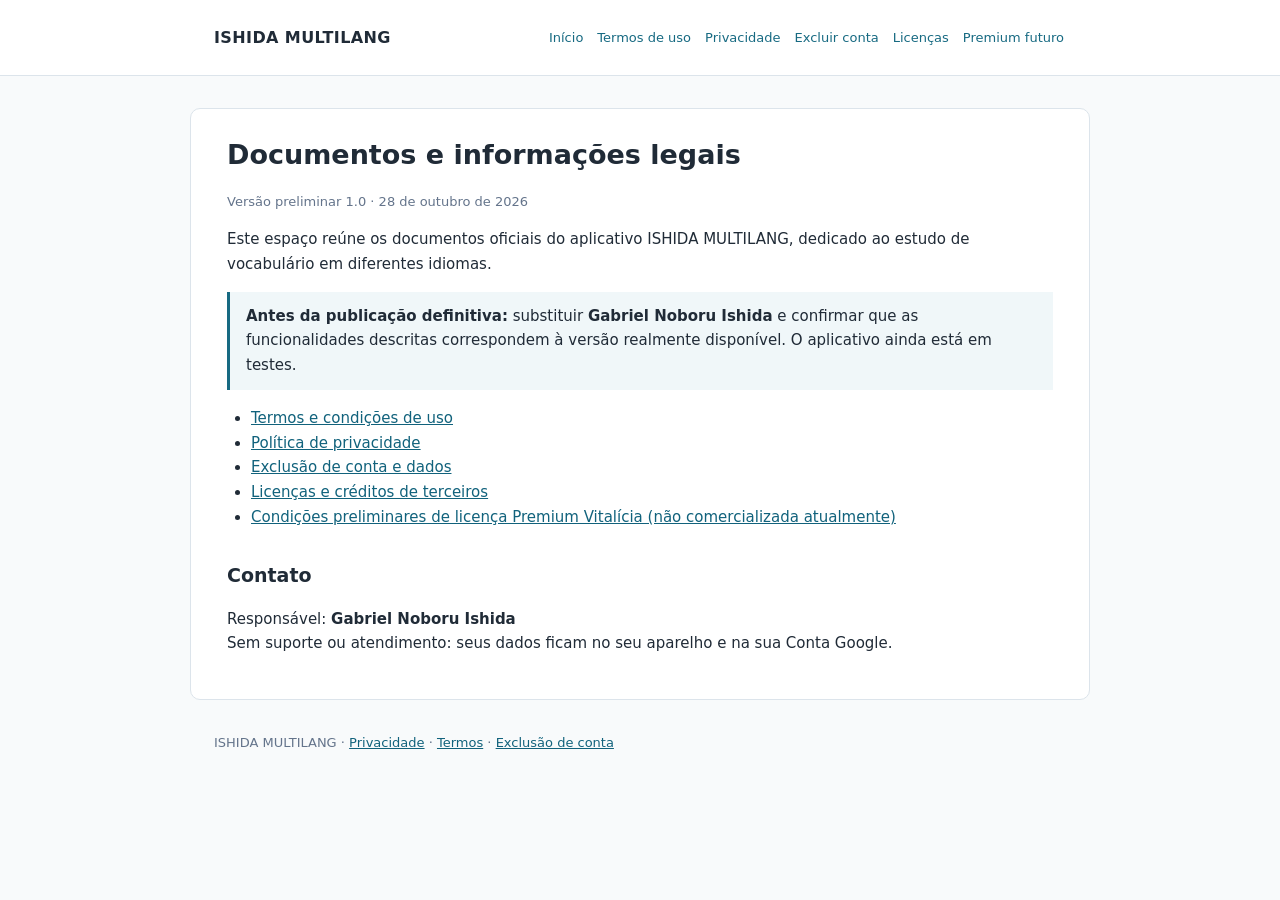
<file: index.html>
<!doctype html><html lang="pt-BR"><head><meta charset="utf-8"><meta name="viewport" content="width=device-width,initial-scale=1"><meta name="robots" content="index,follow"><title>Documentos e informações legais — ISHIDA MULTILANG</title><meta name="description" content="Documentos legais do aplicativo ISHIDA MULTILANG"><link rel="stylesheet" href="style.css"></head><body><header><div class="wrap"><a class="brand" href="index.html">ISHIDA MULTILANG</a><nav aria-label="Navegação"><a href="index.html">Início</a><a href="terms.html">Termos de uso</a><a href="privacy.html">Privacidade</a><a href="delete-account.html">Excluir conta</a><a href="licenses.html">Licenças</a><a href="premium-license.html">Premium futuro</a></nav></div></header><main><h1>Documentos e informações legais</h1><p class="meta">Versão preliminar 1.0 · 28 de outubro de 2026</p><p>Este espaço reúne os documentos oficiais do aplicativo ISHIDA MULTILANG, dedicado ao estudo de vocabulário em diferentes idiomas.</p><p class="note"><strong>Antes da publicação definitiva:</strong> substituir <strong>Gabriel Noboru Ishida</strong> e confirmar que as funcionalidades descritas correspondem à versão realmente disponível. O aplicativo ainda está em testes.</p><ul><li><a href="terms.html">Termos e condições de uso</a></li><li><a href="privacy.html">Política de privacidade</a></li><li><a href="delete-account.html">Exclusão de conta e dados</a></li><li><a href="licenses.html">Licenças e créditos de terceiros</a></li><li><a href="premium-license.html">Condições preliminares de licença Premium Vitalícia (não comercializada atualmente)</a></li></ul><h2>Contato</h2><p>Responsável: <strong>Gabriel Noboru Ishida</strong><br>Sem suporte ou atendimento: seus dados ficam no seu aparelho e na sua Conta Google.</p></main><footer>ISHIDA MULTILANG · <a href="privacy.html">Privacidade</a> · <a href="terms.html">Termos</a> · <a href="delete-account.html">Exclusão de conta</a></footer></body></html>
</file>
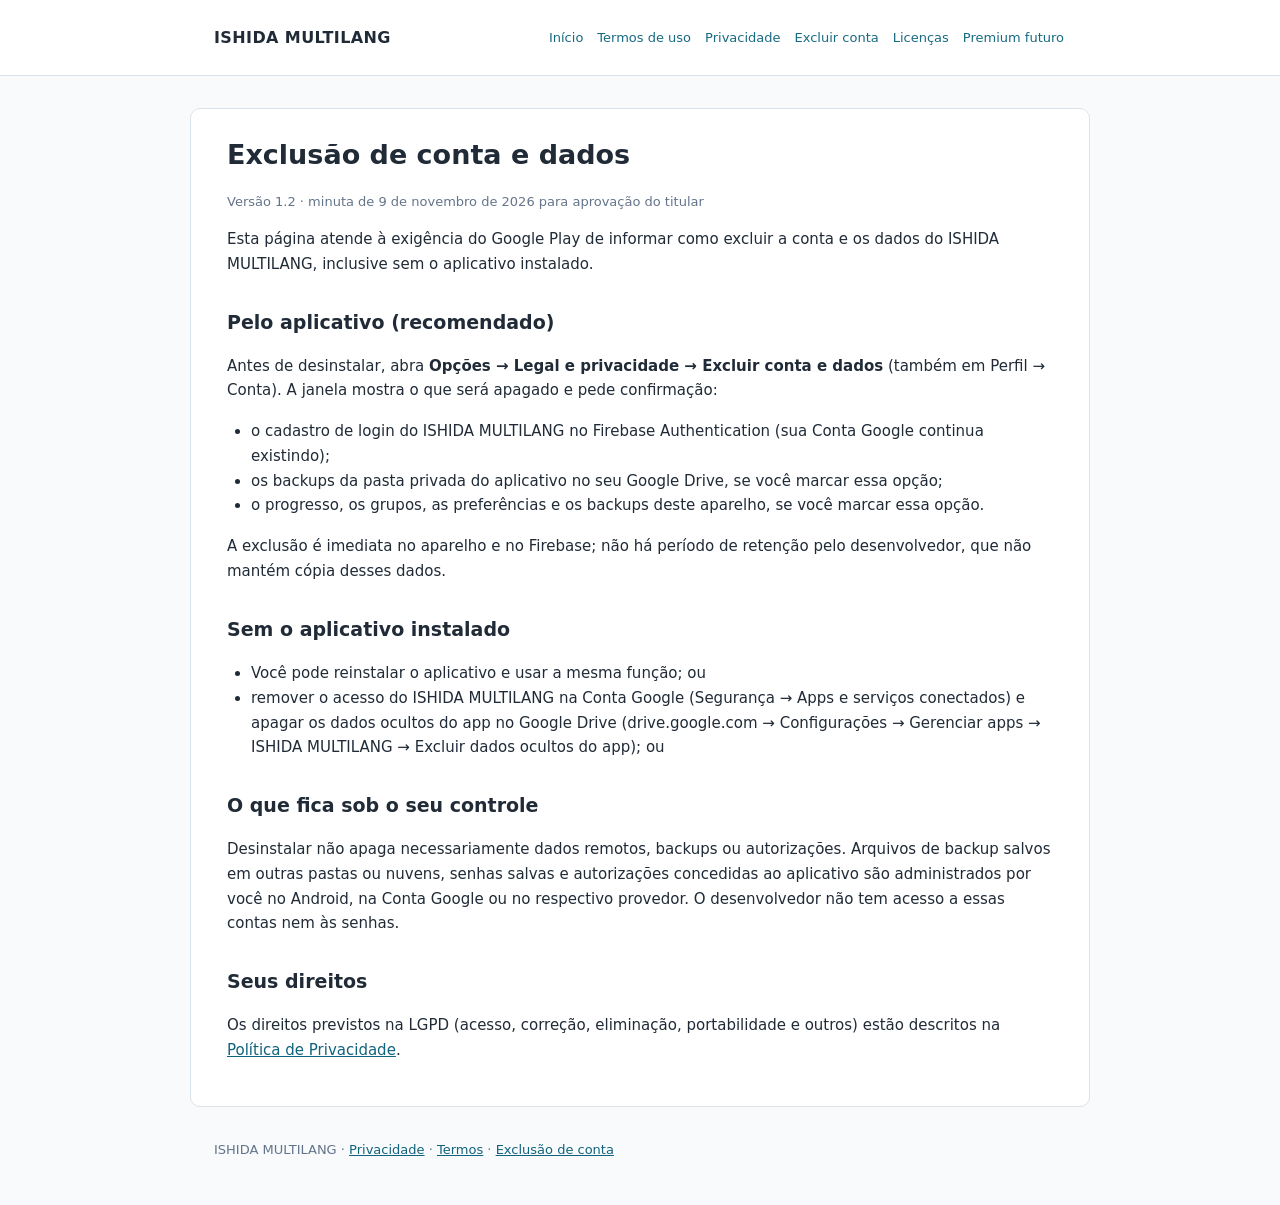
<file: delete-account.html>
<!doctype html><html lang="pt-BR"><head><meta charset="utf-8"><meta name="viewport" content="width=device-width,initial-scale=1"><meta name="robots" content="index,follow"><title>Exclusão de conta e dados — ISHIDA MULTILANG</title><meta name="description" content="Documentos legais do aplicativo ISHIDA MULTILANG"><link rel="stylesheet" href="style.css"></head><body><header><div class="wrap"><a class="brand" href="index.html">ISHIDA MULTILANG</a><nav aria-label="Navegação"><a href="index.html">Início</a><a href="terms.html">Termos de uso</a><a href="privacy.html">Privacidade</a><a href="delete-account.html">Excluir conta</a><a href="licenses.html">Licenças</a><a href="premium-license.html">Premium futuro</a></nav></div></header><main><h1>Exclusão de conta e dados</h1><p class="meta">Versão 1.2 · minuta de 9 de novembro de 2026 para aprovação do titular</p><p>Esta página atende à exigência do Google Play de informar como excluir a conta e os dados do ISHIDA MULTILANG, inclusive sem o aplicativo instalado.</p><h2>Pelo aplicativo (recomendado)</h2><p>Antes de desinstalar, abra <strong>Opções → Legal e privacidade → Excluir conta e dados</strong> (também em Perfil → Conta). A janela mostra o que será apagado e pede confirmação:</p><ul><li>o cadastro de login do ISHIDA MULTILANG no Firebase Authentication (sua Conta Google continua existindo);</li><li>os backups da pasta privada do aplicativo no seu Google Drive, se você marcar essa opção;</li><li>o progresso, os grupos, as preferências e os backups deste aparelho, se você marcar essa opção.</li></ul><p>A exclusão é imediata no aparelho e no Firebase; não há período de retenção pelo desenvolvedor, que não mantém cópia desses dados.</p><h2>Sem o aplicativo instalado</h2><ul><li>Você pode reinstalar o aplicativo e usar a mesma função; ou</li><li>remover o acesso do ISHIDA MULTILANG na Conta Google (Segurança → Apps e serviços conectados) e apagar os dados ocultos do app no Google Drive (drive.google.com → Configurações → Gerenciar apps → ISHIDA MULTILANG → Excluir dados ocultos do app); ou</li></ul><h2>O que fica sob o seu controle</h2><p>Desinstalar não apaga necessariamente dados remotos, backups ou autorizações. Arquivos de backup salvos em outras pastas ou nuvens, senhas salvas e autorizações concedidas ao aplicativo são administrados por você no Android, na Conta Google ou no respectivo provedor. O desenvolvedor não tem acesso a essas contas nem às senhas.</p><h2>Seus direitos</h2><p>Os direitos previstos na LGPD (acesso, correção, eliminação, portabilidade e outros) estão descritos na <a href="privacy.html">Política de Privacidade</a>.</p></main><footer>ISHIDA MULTILANG · <a href="privacy.html">Privacidade</a> · <a href="terms.html">Termos</a> · <a href="delete-account.html">Exclusão de conta</a></footer></body></html>
</file>
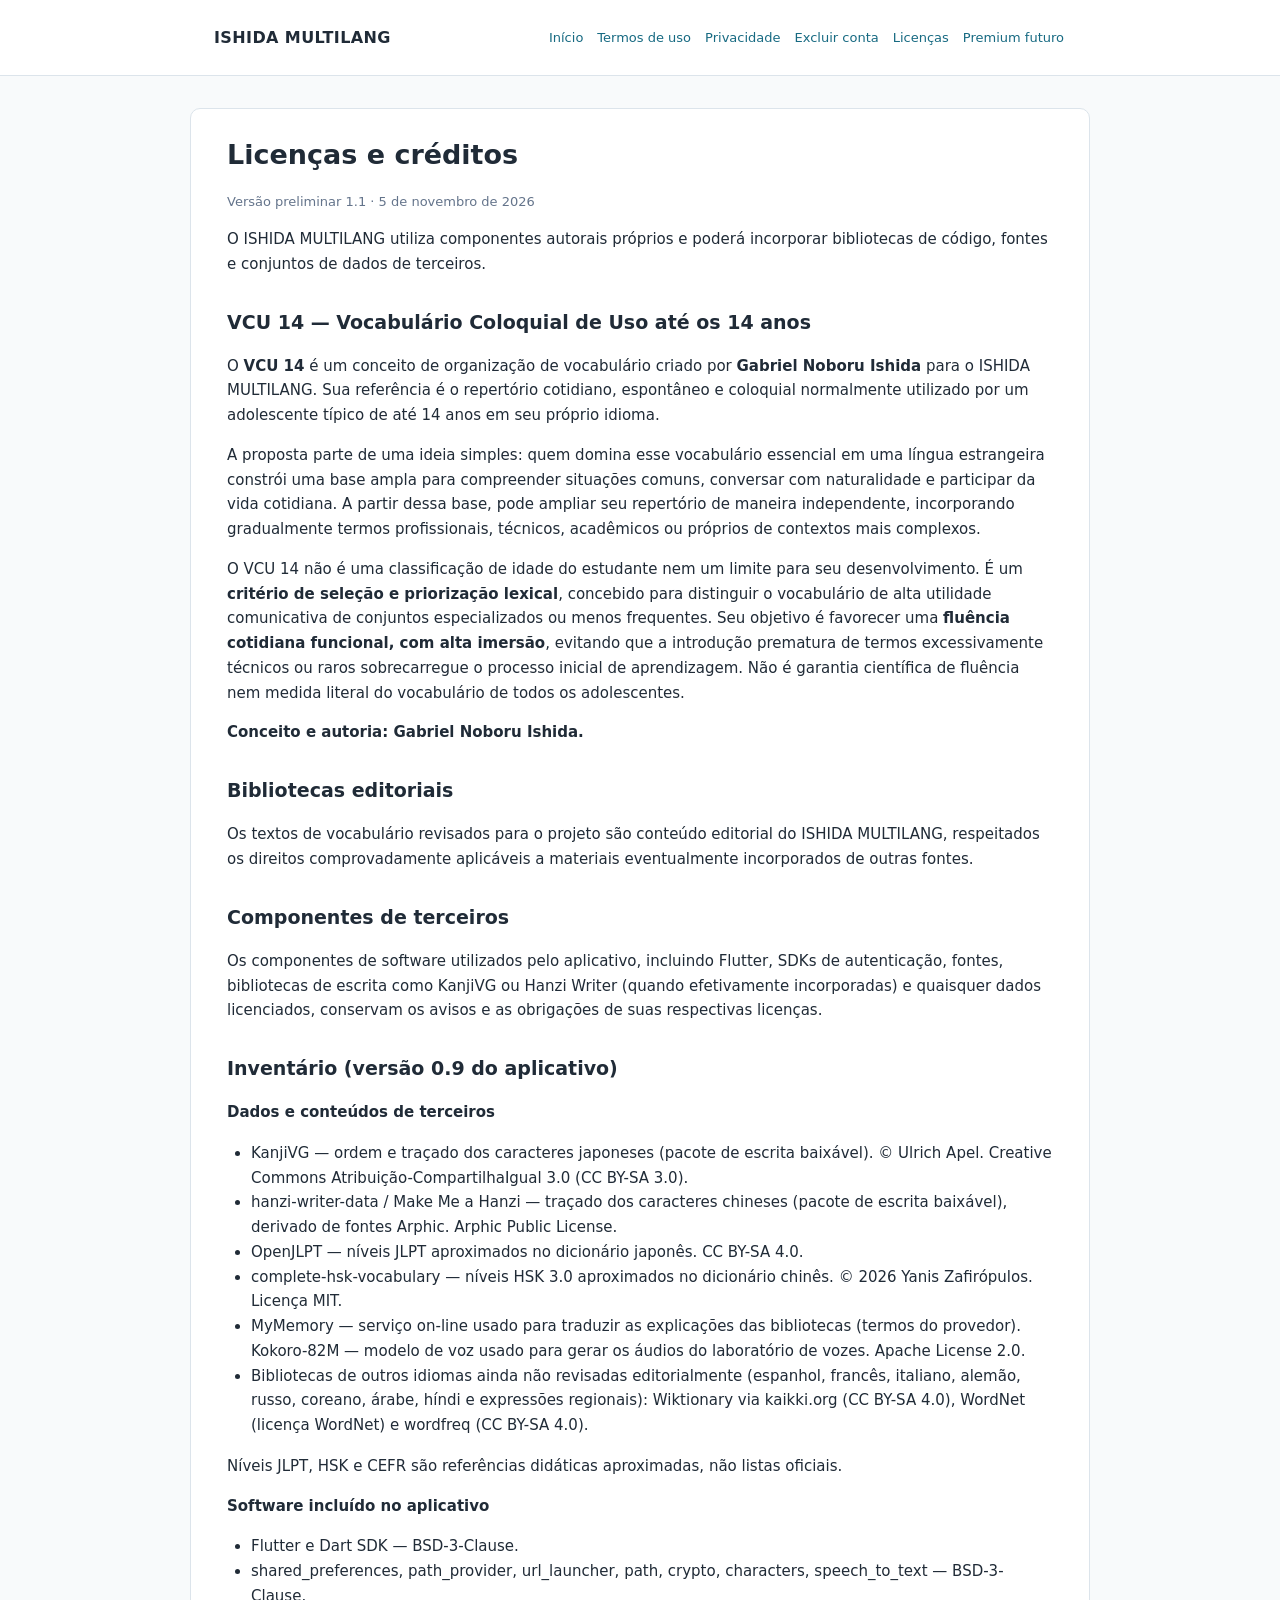
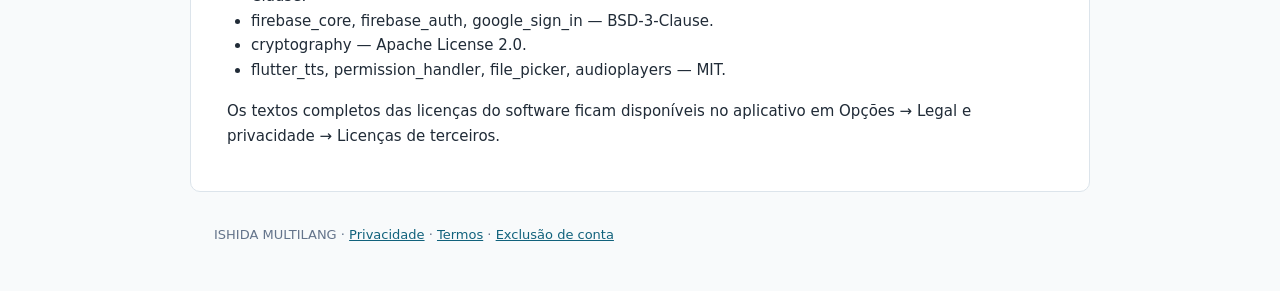
<file: licenses.html>
<!doctype html><html lang="pt-BR"><head><meta charset="utf-8"><meta name="viewport" content="width=device-width,initial-scale=1"><meta name="robots" content="index,follow"><title>Licenças e créditos — ISHIDA MULTILANG</title><meta name="description" content="Documentos legais do aplicativo ISHIDA MULTILANG"><link rel="stylesheet" href="style.css"></head><body><header><div class="wrap"><a class="brand" href="index.html">ISHIDA MULTILANG</a><nav aria-label="Navegação"><a href="index.html">Início</a><a href="terms.html">Termos de uso</a><a href="privacy.html">Privacidade</a><a href="delete-account.html">Excluir conta</a><a href="licenses.html">Licenças</a><a href="premium-license.html">Premium futuro</a></nav></div></header><main><h1>Licenças e créditos</h1><p class="meta">Versão preliminar 1.1 · 5 de novembro de 2026</p><p>O ISHIDA MULTILANG utiliza componentes autorais próprios e poderá incorporar bibliotecas de código, fontes e conjuntos de dados de terceiros.</p><h2>VCU 14 — Vocabulário Coloquial de Uso até os 14 anos</h2><p>O <strong>VCU 14</strong> é um conceito de organização de vocabulário criado por <strong>Gabriel Noboru Ishida</strong> para o ISHIDA MULTILANG. Sua referência é o repertório cotidiano, espontâneo e coloquial normalmente utilizado por um adolescente típico de até 14 anos em seu próprio idioma.</p><p>A proposta parte de uma ideia simples: quem domina esse vocabulário essencial em uma língua estrangeira constrói uma base ampla para compreender situações comuns, conversar com naturalidade e participar da vida cotidiana. A partir dessa base, pode ampliar seu repertório de maneira independente, incorporando gradualmente termos profissionais, técnicos, acadêmicos ou próprios de contextos mais complexos.</p><p>O VCU 14 não é uma classificação de idade do estudante nem um limite para seu desenvolvimento. É um <strong>critério de seleção e priorização lexical</strong>, concebido para distinguir o vocabulário de alta utilidade comunicativa de conjuntos especializados ou menos frequentes. Seu objetivo é favorecer uma <strong>fluência cotidiana funcional, com alta imersão</strong>, evitando que a introdução prematura de termos excessivamente técnicos ou raros sobrecarregue o processo inicial de aprendizagem. Não é garantia científica de fluência nem medida literal do vocabulário de todos os adolescentes.</p><p><strong>Conceito e autoria: Gabriel Noboru Ishida.</strong></p><h2>Bibliotecas editoriais</h2><p>Os textos de vocabulário revisados para o projeto são conteúdo editorial do ISHIDA MULTILANG, respeitados os direitos comprovadamente aplicáveis a materiais eventualmente incorporados de outras fontes.</p><h2>Componentes de terceiros</h2><p>Os componentes de software utilizados pelo aplicativo, incluindo Flutter, SDKs de autenticação, fontes, bibliotecas de escrita como KanjiVG ou Hanzi Writer (quando efetivamente incorporadas) e quaisquer dados licenciados, conservam os avisos e as obrigações de suas respectivas licenças.</p><h2>Inventário (versão 0.9 do aplicativo)</h2>
<p><strong>Dados e conteúdos de terceiros</strong></p>
<ul>
<li>KanjiVG — ordem e traçado dos caracteres japoneses (pacote de escrita baixável). © Ulrich Apel. Creative Commons Atribuição-CompartilhaIgual 3.0 (CC BY-SA 3.0).</li>
<li>hanzi-writer-data / Make Me a Hanzi — traçado dos caracteres chineses (pacote de escrita baixável), derivado de fontes Arphic. Arphic Public License.</li>
<li>OpenJLPT — níveis JLPT aproximados no dicionário japonês. CC BY-SA 4.0.</li>
<li>complete-hsk-vocabulary — níveis HSK 3.0 aproximados no dicionário chinês. © 2026 Yanis Zafirópulos. Licença MIT.</li>
<li>MyMemory — serviço on-line usado para traduzir as explicações das bibliotecas (termos do provedor). Kokoro-82M — modelo de voz usado para gerar os áudios do laboratório de vozes. Apache License 2.0.</li>
<li>Bibliotecas de outros idiomas ainda não revisadas editorialmente (espanhol, francês, italiano, alemão, russo, coreano, árabe, híndi e expressões regionais): Wiktionary via kaikki.org (CC BY-SA 4.0), WordNet (licença WordNet) e wordfreq (CC BY-SA 4.0).</li>
</ul>
<p>Níveis JLPT, HSK e CEFR são referências didáticas aproximadas, não listas oficiais.</p>
<p><strong>Software incluído no aplicativo</strong></p>
<ul>
<li>Flutter e Dart SDK — BSD-3-Clause.</li>
<li>shared_preferences, path_provider, url_launcher, path, crypto, characters, speech_to_text — BSD-3-Clause.</li>
<li>firebase_core, firebase_auth, google_sign_in — BSD-3-Clause.</li>
<li>cryptography — Apache License 2.0.</li>
<li>flutter_tts, permission_handler, file_picker, audioplayers — MIT.</li>
</ul>
<p>Os textos completos das licenças do software ficam disponíveis no aplicativo em Opções → Legal e privacidade → Licenças de terceiros.</p></main><footer>ISHIDA MULTILANG · <a href="privacy.html">Privacidade</a> · <a href="terms.html">Termos</a> · <a href="delete-account.html">Exclusão de conta</a></footer></body></html>
</file>
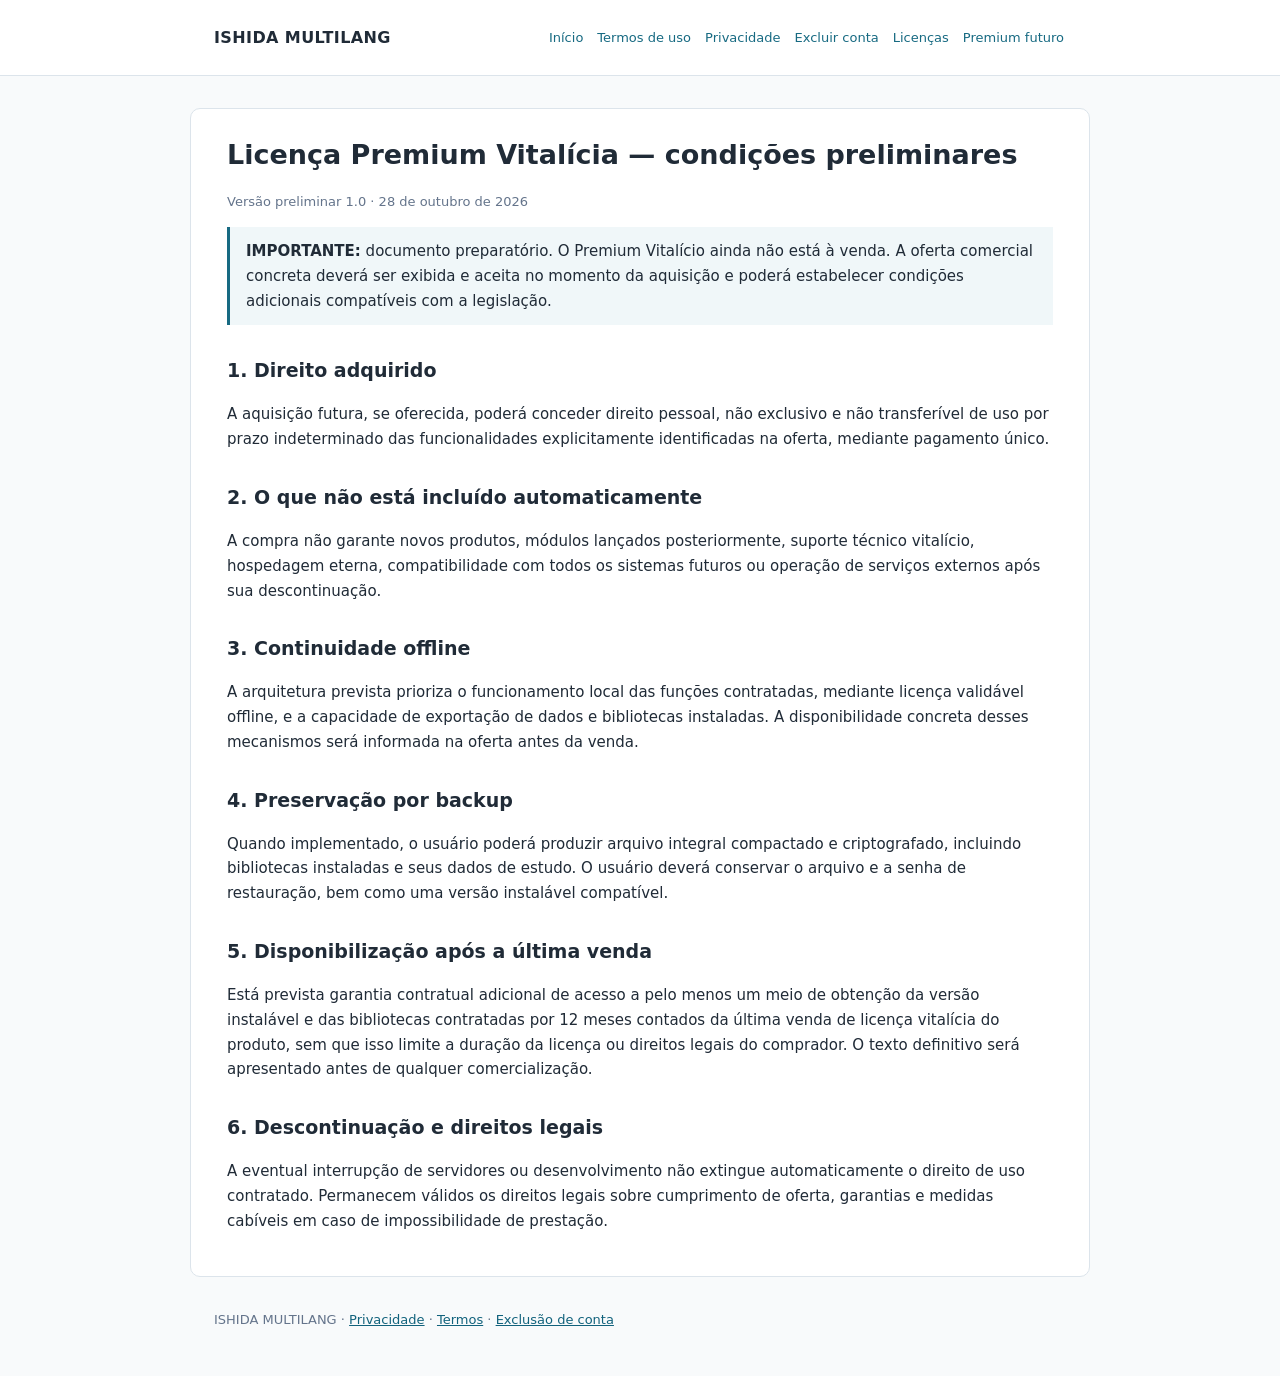
<file: premium-license.html>
<!doctype html><html lang="pt-BR"><head><meta charset="utf-8"><meta name="viewport" content="width=device-width,initial-scale=1"><meta name="robots" content="index,follow"><title>Licença Premium Vitalícia — condições preliminares — ISHIDA MULTILANG</title><meta name="description" content="Documentos legais do aplicativo ISHIDA MULTILANG"><link rel="stylesheet" href="style.css"></head><body><header><div class="wrap"><a class="brand" href="index.html">ISHIDA MULTILANG</a><nav aria-label="Navegação"><a href="index.html">Início</a><a href="terms.html">Termos de uso</a><a href="privacy.html">Privacidade</a><a href="delete-account.html">Excluir conta</a><a href="licenses.html">Licenças</a><a href="premium-license.html">Premium futuro</a></nav></div></header><main><h1>Licença Premium Vitalícia — condições preliminares</h1><p class="meta">Versão preliminar 1.0 · 28 de outubro de 2026</p><p class="note"><strong>IMPORTANTE:</strong> documento preparatório. O Premium Vitalício ainda não está à venda. A oferta comercial concreta deverá ser exibida e aceita no momento da aquisição e poderá estabelecer condições adicionais compatíveis com a legislação.</p><h2>1. Direito adquirido</h2><p>A aquisição futura, se oferecida, poderá conceder direito pessoal, não exclusivo e não transferível de uso por prazo indeterminado das funcionalidades explicitamente identificadas na oferta, mediante pagamento único.</p><h2>2. O que não está incluído automaticamente</h2><p>A compra não garante novos produtos, módulos lançados posteriormente, suporte técnico vitalício, hospedagem eterna, compatibilidade com todos os sistemas futuros ou operação de serviços externos após sua descontinuação.</p><h2>3. Continuidade offline</h2><p>A arquitetura prevista prioriza o funcionamento local das funções contratadas, mediante licença validável offline, e a capacidade de exportação de dados e bibliotecas instaladas. A disponibilidade concreta desses mecanismos será informada na oferta antes da venda.</p><h2>4. Preservação por backup</h2><p>Quando implementado, o usuário poderá produzir arquivo integral compactado e criptografado, incluindo bibliotecas instaladas e seus dados de estudo. O usuário deverá conservar o arquivo e a senha de restauração, bem como uma versão instalável compatível.</p><h2>5. Disponibilização após a última venda</h2><p>Está prevista garantia contratual adicional de acesso a pelo menos um meio de obtenção da versão instalável e das bibliotecas contratadas por 12 meses contados da última venda de licença vitalícia do produto, sem que isso limite a duração da licença ou direitos legais do comprador. O texto definitivo será apresentado antes de qualquer comercialização.</p><h2>6. Descontinuação e direitos legais</h2><p>A eventual interrupção de servidores ou desenvolvimento não extingue automaticamente o direito de uso contratado. Permanecem válidos os direitos legais sobre cumprimento de oferta, garantias e medidas cabíveis em caso de impossibilidade de prestação.</p></main><footer>ISHIDA MULTILANG · <a href="privacy.html">Privacidade</a> · <a href="terms.html">Termos</a> · <a href="delete-account.html">Exclusão de conta</a></footer></body></html>
</file>
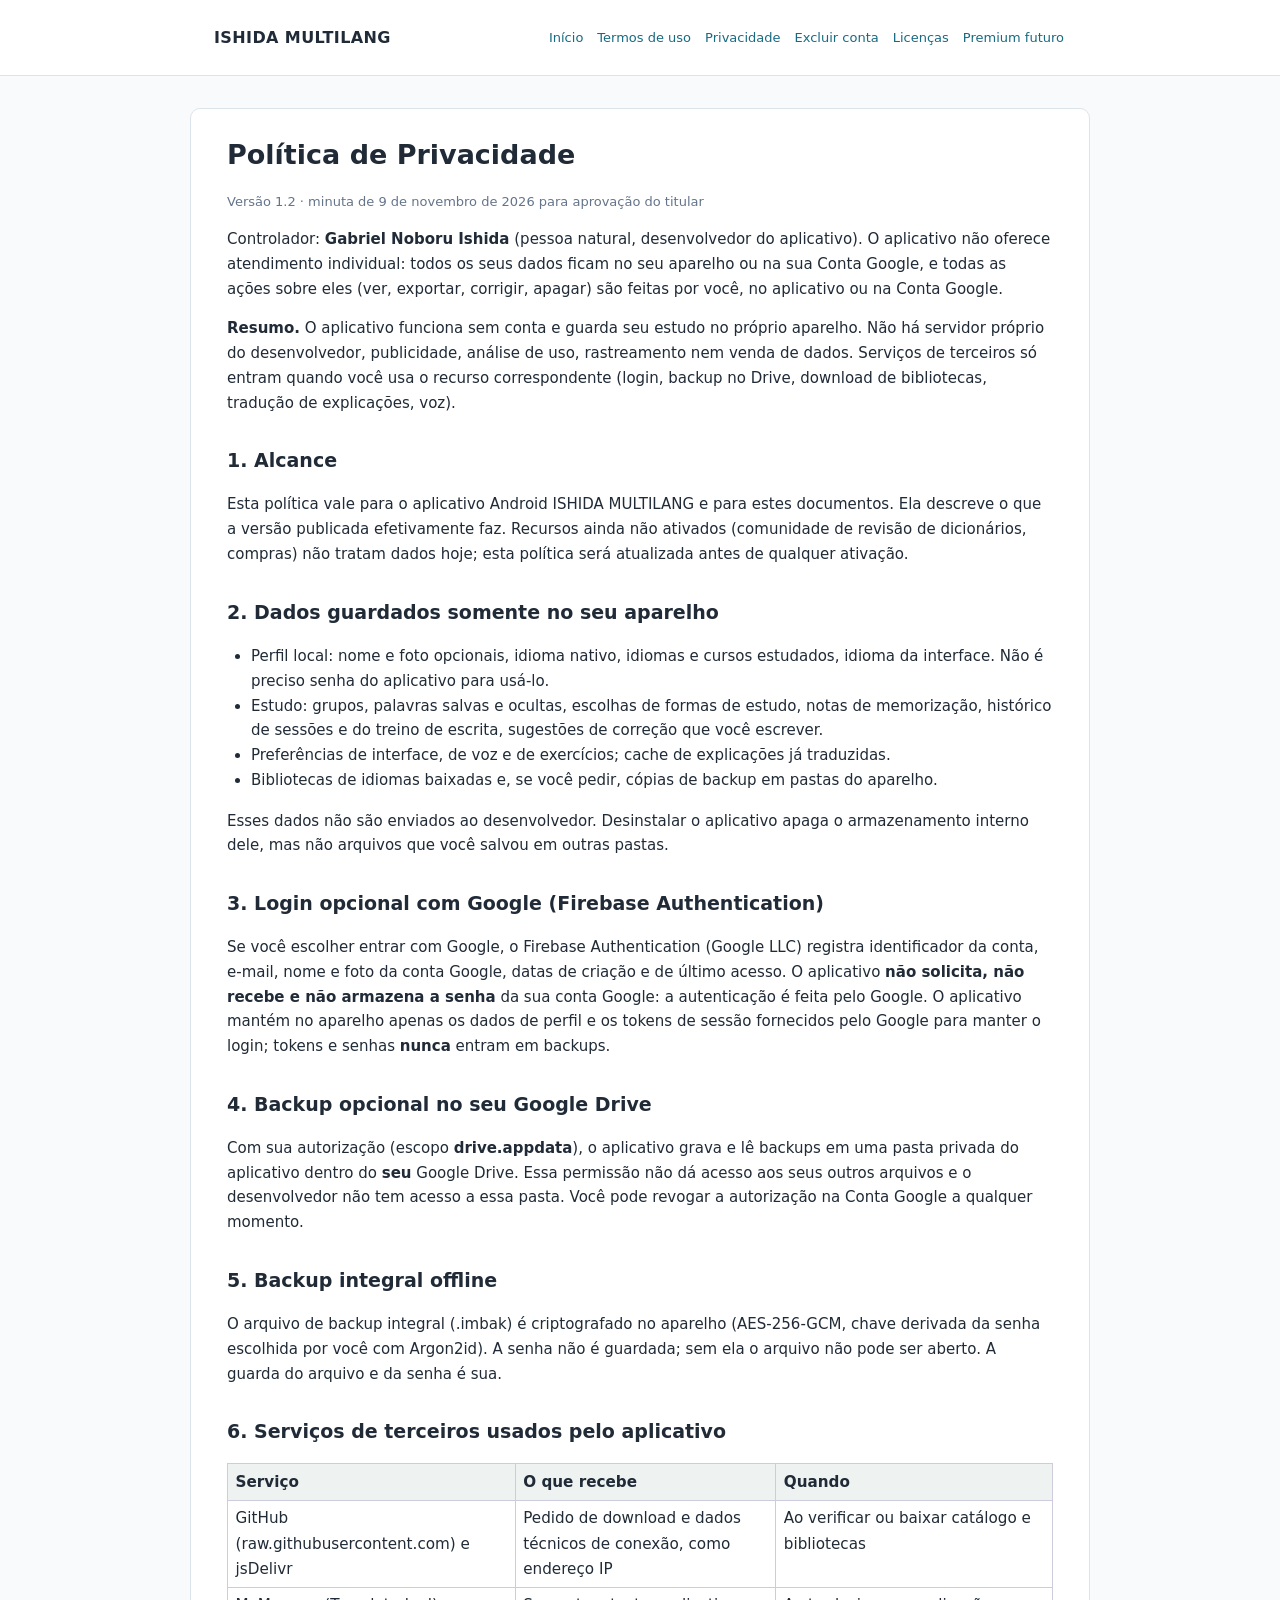
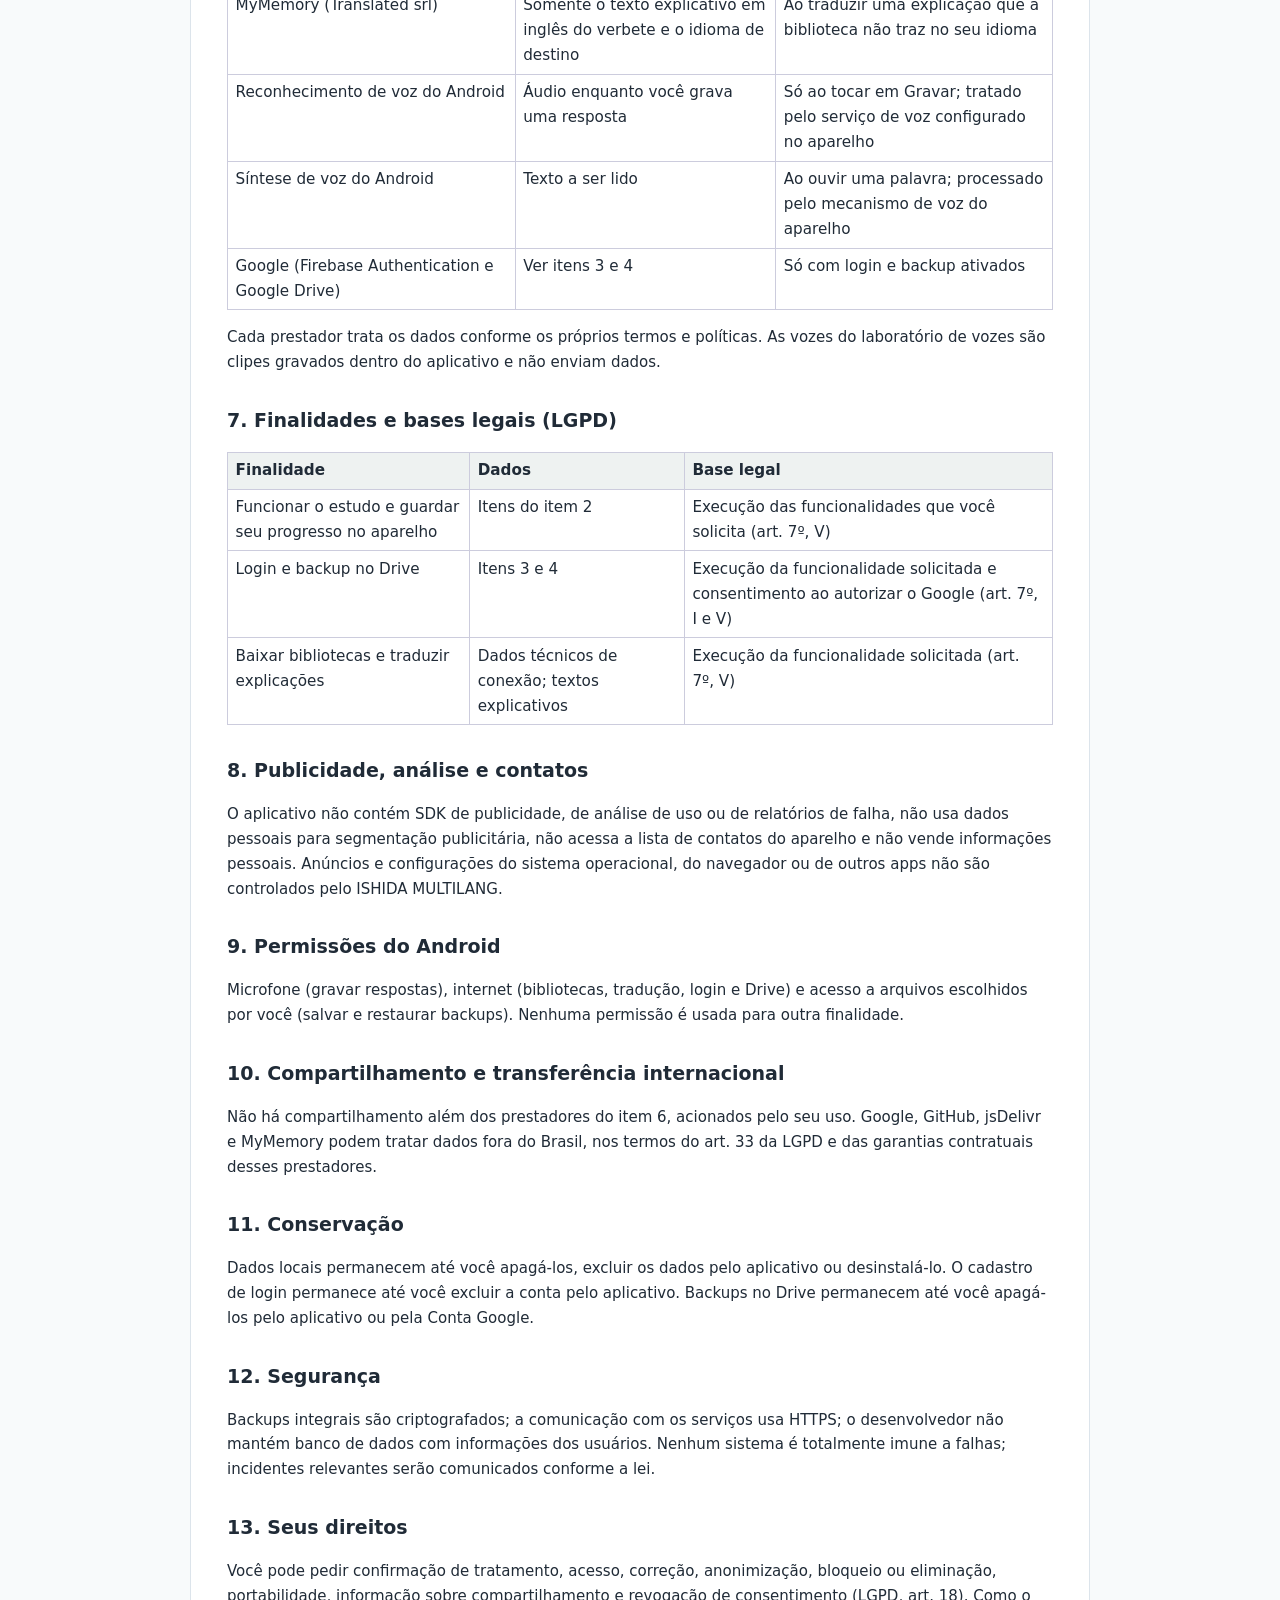
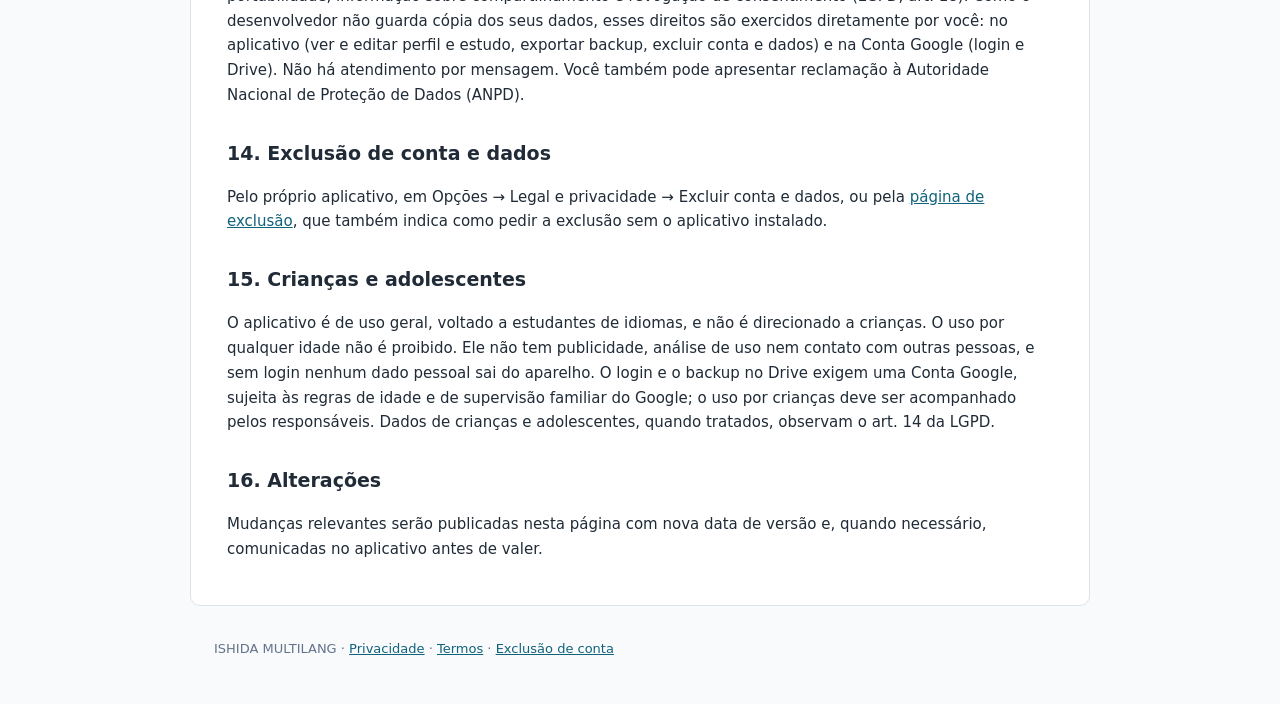
<file: privacy.html>
<!doctype html><html lang="pt-BR"><head><meta charset="utf-8"><meta name="viewport" content="width=device-width,initial-scale=1"><meta name="robots" content="index,follow"><title>Política de Privacidade — ISHIDA MULTILANG</title><meta name="description" content="Documentos legais do aplicativo ISHIDA MULTILANG"><link rel="stylesheet" href="style.css"></head><body><header><div class="wrap"><a class="brand" href="index.html">ISHIDA MULTILANG</a><nav aria-label="Navegação"><a href="index.html">Início</a><a href="terms.html">Termos de uso</a><a href="privacy.html">Privacidade</a><a href="delete-account.html">Excluir conta</a><a href="licenses.html">Licenças</a><a href="premium-license.html">Premium futuro</a></nav></div></header><main><h1>Política de Privacidade</h1><p class="meta">Versão 1.2 · minuta de 9 de novembro de 2026 para aprovação do titular</p><p>Controlador: <strong>Gabriel Noboru Ishida</strong> (pessoa natural, desenvolvedor do aplicativo). O aplicativo não oferece atendimento individual: todos os seus dados ficam no seu aparelho ou na sua Conta Google, e todas as ações sobre eles (ver, exportar, corrigir, apagar) são feitas por você, no aplicativo ou na Conta Google.</p><p><strong>Resumo.</strong> O aplicativo funciona sem conta e guarda seu estudo no próprio aparelho. Não há servidor próprio do desenvolvedor, publicidade, análise de uso, rastreamento nem venda de dados. Serviços de terceiros só entram quando você usa o recurso correspondente (login, backup no Drive, download de bibliotecas, tradução de explicações, voz).</p><h2>1. Alcance</h2><p>Esta política vale para o aplicativo Android ISHIDA MULTILANG e para estes documentos. Ela descreve o que a versão publicada efetivamente faz. Recursos ainda não ativados (comunidade de revisão de dicionários, compras) não tratam dados hoje; esta política será atualizada antes de qualquer ativação.</p><h2>2. Dados guardados somente no seu aparelho</h2><ul><li>Perfil local: nome e foto opcionais, idioma nativo, idiomas e cursos estudados, idioma da interface. Não é preciso senha do aplicativo para usá-lo.</li><li>Estudo: grupos, palavras salvas e ocultas, escolhas de formas de estudo, notas de memorização, histórico de sessões e do treino de escrita, sugestões de correção que você escrever.</li><li>Preferências de interface, de voz e de exercícios; cache de explicações já traduzidas.</li><li>Bibliotecas de idiomas baixadas e, se você pedir, cópias de backup em pastas do aparelho.</li></ul><p>Esses dados não são enviados ao desenvolvedor. Desinstalar o aplicativo apaga o armazenamento interno dele, mas não arquivos que você salvou em outras pastas.</p><h2>3. Login opcional com Google (Firebase Authentication)</h2><p>Se você escolher entrar com Google, o Firebase Authentication (Google LLC) registra identificador da conta, e-mail, nome e foto da conta Google, datas de criação e de último acesso. O aplicativo <strong>não solicita, não recebe e não armazena a senha</strong> da sua conta Google: a autenticação é feita pelo Google. O aplicativo mantém no aparelho apenas os dados de perfil e os tokens de sessão fornecidos pelo Google para manter o login; tokens e senhas <strong>nunca</strong> entram em backups.</p><h2>4. Backup opcional no seu Google Drive</h2><p>Com sua autorização (escopo <strong>drive.appdata</strong>), o aplicativo grava e lê backups em uma pasta privada do aplicativo dentro do <strong>seu</strong> Google Drive. Essa permissão não dá acesso aos seus outros arquivos e o desenvolvedor não tem acesso a essa pasta. Você pode revogar a autorização na Conta Google a qualquer momento.</p><h2>5. Backup integral offline</h2><p>O arquivo de backup integral (.imbak) é criptografado no aparelho (AES-256-GCM, chave derivada da senha escolhida por você com Argon2id). A senha não é guardada; sem ela o arquivo não pode ser aberto. A guarda do arquivo e da senha é sua.</p><h2>6. Serviços de terceiros usados pelo aplicativo</h2><table><tr><th>Serviço</th><th>O que recebe</th><th>Quando</th></tr><tr><td>GitHub (raw.githubusercontent.com) e jsDelivr</td><td>Pedido de download e dados técnicos de conexão, como endereço IP</td><td>Ao verificar ou baixar catálogo e bibliotecas</td></tr><tr><td>MyMemory (Translated srl)</td><td>Somente o texto explicativo em inglês do verbete e o idioma de destino</td><td>Ao traduzir uma explicação que a biblioteca não traz no seu idioma</td></tr><tr><td>Reconhecimento de voz do Android</td><td>Áudio enquanto você grava uma resposta</td><td>Só ao tocar em Gravar; tratado pelo serviço de voz configurado no aparelho</td></tr><tr><td>Síntese de voz do Android</td><td>Texto a ser lido</td><td>Ao ouvir uma palavra; processado pelo mecanismo de voz do aparelho</td></tr><tr><td>Google (Firebase Authentication e Google Drive)</td><td>Ver itens 3 e 4</td><td>Só com login e backup ativados</td></tr></table><p>Cada prestador trata os dados conforme os próprios termos e políticas. As vozes do laboratório de vozes são clipes gravados dentro do aplicativo e não enviam dados.</p><h2>7. Finalidades e bases legais (LGPD)</h2><table><tr><th>Finalidade</th><th>Dados</th><th>Base legal</th></tr><tr><td>Funcionar o estudo e guardar seu progresso no aparelho</td><td>Itens do item 2</td><td>Execução das funcionalidades que você solicita (art. 7º, V)</td></tr><tr><td>Login e backup no Drive</td><td>Itens 3 e 4</td><td>Execução da funcionalidade solicitada e consentimento ao autorizar o Google (art. 7º, I e V)</td></tr><tr><td>Baixar bibliotecas e traduzir explicações</td><td>Dados técnicos de conexão; textos explicativos</td><td>Execução da funcionalidade solicitada (art. 7º, V)</td></tr></table><h2>8. Publicidade, análise e contatos</h2><p>O aplicativo não contém SDK de publicidade, de análise de uso ou de relatórios de falha, não usa dados pessoais para segmentação publicitária, não acessa a lista de contatos do aparelho e não vende informações pessoais. Anúncios e configurações do sistema operacional, do navegador ou de outros apps não são controlados pelo ISHIDA MULTILANG.</p><h2>9. Permissões do Android</h2><p>Microfone (gravar respostas), internet (bibliotecas, tradução, login e Drive) e acesso a arquivos escolhidos por você (salvar e restaurar backups). Nenhuma permissão é usada para outra finalidade.</p><h2>10. Compartilhamento e transferência internacional</h2><p>Não há compartilhamento além dos prestadores do item 6, acionados pelo seu uso. Google, GitHub, jsDelivr e MyMemory podem tratar dados fora do Brasil, nos termos do art. 33 da LGPD e das garantias contratuais desses prestadores.</p><h2>11. Conservação</h2><p>Dados locais permanecem até você apagá-los, excluir os dados pelo aplicativo ou desinstalá-lo. O cadastro de login permanece até você excluir a conta pelo aplicativo. Backups no Drive permanecem até você apagá-los pelo aplicativo ou pela Conta Google.</p><h2>12. Segurança</h2><p>Backups integrais são criptografados; a comunicação com os serviços usa HTTPS; o desenvolvedor não mantém banco de dados com informações dos usuários. Nenhum sistema é totalmente imune a falhas; incidentes relevantes serão comunicados conforme a lei.</p><h2>13. Seus direitos</h2><p>Você pode pedir confirmação de tratamento, acesso, correção, anonimização, bloqueio ou eliminação, portabilidade, informação sobre compartilhamento e revogação de consentimento (LGPD, art. 18). Como o desenvolvedor não guarda cópia dos seus dados, esses direitos são exercidos diretamente por você: no aplicativo (ver e editar perfil e estudo, exportar backup, excluir conta e dados) e na Conta Google (login e Drive). Não há atendimento por mensagem. Você também pode apresentar reclamação à Autoridade Nacional de Proteção de Dados (ANPD).</p><h2>14. Exclusão de conta e dados</h2><p>Pelo próprio aplicativo, em Opções → Legal e privacidade → Excluir conta e dados, ou pela <a href="delete-account.html">página de exclusão</a>, que também indica como pedir a exclusão sem o aplicativo instalado.</p><h2>15. Crianças e adolescentes</h2><p>O aplicativo é de uso geral, voltado a estudantes de idiomas, e não é direcionado a crianças. O uso por qualquer idade não é proibido. Ele não tem publicidade, análise de uso nem contato com outras pessoas, e sem login nenhum dado pessoal sai do aparelho. O login e o backup no Drive exigem uma Conta Google, sujeita às regras de idade e de supervisão familiar do Google; o uso por crianças deve ser acompanhado pelos responsáveis. Dados de crianças e adolescentes, quando tratados, observam o art. 14 da LGPD.</p><h2>16. Alterações</h2><p>Mudanças relevantes serão publicadas nesta página com nova data de versão e, quando necessário, comunicadas no aplicativo antes de valer.</p></main><footer>ISHIDA MULTILANG · <a href="privacy.html">Privacidade</a> · <a href="terms.html">Termos</a> · <a href="delete-account.html">Exclusão de conta</a></footer></body></html>
</file>
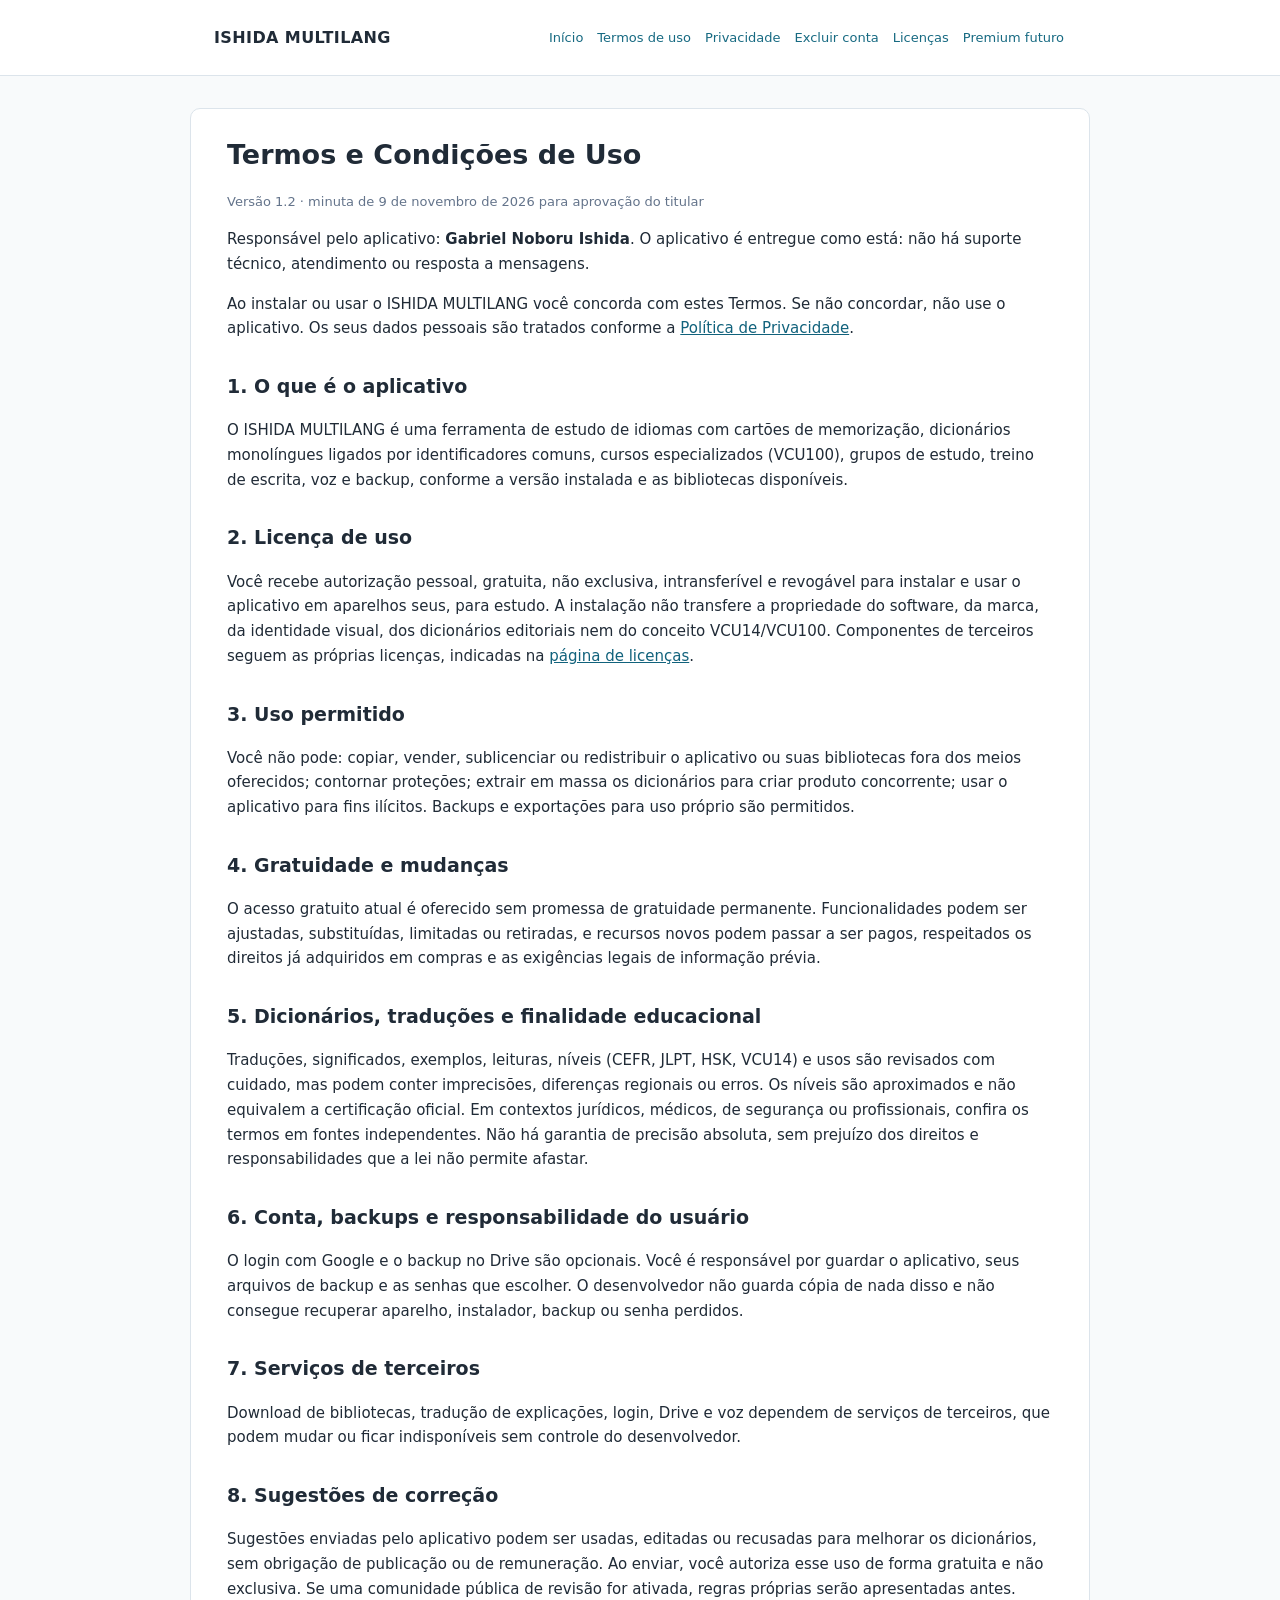
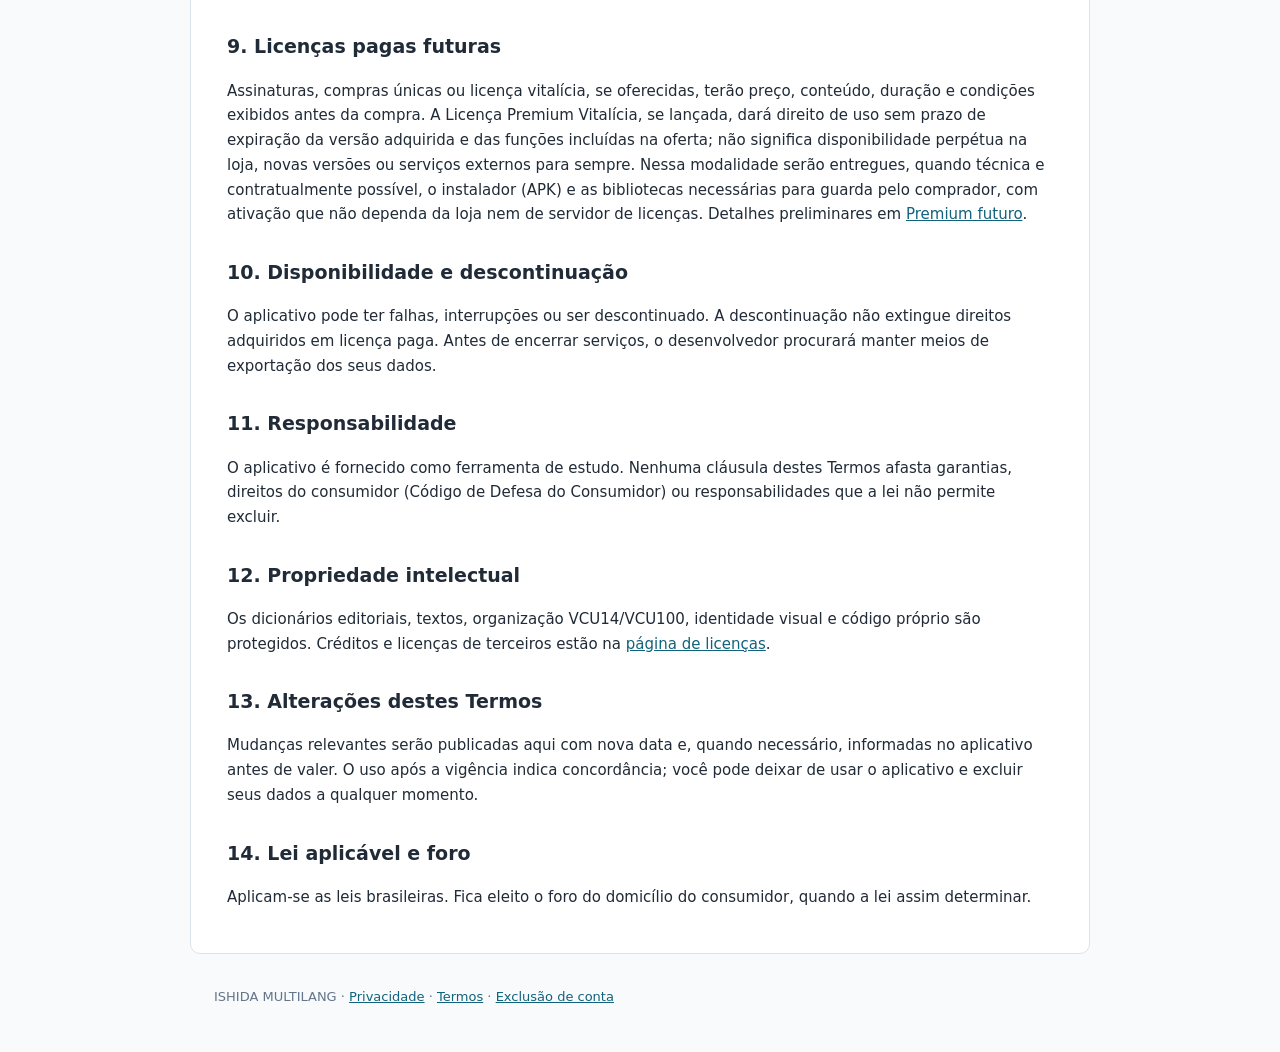
<file: terms.html>
<!doctype html><html lang="pt-BR"><head><meta charset="utf-8"><meta name="viewport" content="width=device-width,initial-scale=1"><meta name="robots" content="index,follow"><title>Termos e Condições de Uso — ISHIDA MULTILANG</title><meta name="description" content="Documentos legais do aplicativo ISHIDA MULTILANG"><link rel="stylesheet" href="style.css"></head><body><header><div class="wrap"><a class="brand" href="index.html">ISHIDA MULTILANG</a><nav aria-label="Navegação"><a href="index.html">Início</a><a href="terms.html">Termos de uso</a><a href="privacy.html">Privacidade</a><a href="delete-account.html">Excluir conta</a><a href="licenses.html">Licenças</a><a href="premium-license.html">Premium futuro</a></nav></div></header><main><h1>Termos e Condições de Uso</h1><p class="meta">Versão 1.2 · minuta de 9 de novembro de 2026 para aprovação do titular</p><p>Responsável pelo aplicativo: <strong>Gabriel Noboru Ishida</strong>. O aplicativo é entregue como está: não há suporte técnico, atendimento ou resposta a mensagens.</p><p>Ao instalar ou usar o ISHIDA MULTILANG você concorda com estes Termos. Se não concordar, não use o aplicativo. Os seus dados pessoais são tratados conforme a <a href="privacy.html">Política de Privacidade</a>.</p><h2>1. O que é o aplicativo</h2><p>O ISHIDA MULTILANG é uma ferramenta de estudo de idiomas com cartões de memorização, dicionários monolíngues ligados por identificadores comuns, cursos especializados (VCU100), grupos de estudo, treino de escrita, voz e backup, conforme a versão instalada e as bibliotecas disponíveis.</p><h2>2. Licença de uso</h2><p>Você recebe autorização pessoal, gratuita, não exclusiva, intransferível e revogável para instalar e usar o aplicativo em aparelhos seus, para estudo. A instalação não transfere a propriedade do software, da marca, da identidade visual, dos dicionários editoriais nem do conceito VCU14/VCU100. Componentes de terceiros seguem as próprias licenças, indicadas na <a href="licenses.html">página de licenças</a>.</p><h2>3. Uso permitido</h2><p>Você não pode: copiar, vender, sublicenciar ou redistribuir o aplicativo ou suas bibliotecas fora dos meios oferecidos; contornar proteções; extrair em massa os dicionários para criar produto concorrente; usar o aplicativo para fins ilícitos. Backups e exportações para uso próprio são permitidos.</p><h2>4. Gratuidade e mudanças</h2><p>O acesso gratuito atual é oferecido sem promessa de gratuidade permanente. Funcionalidades podem ser ajustadas, substituídas, limitadas ou retiradas, e recursos novos podem passar a ser pagos, respeitados os direitos já adquiridos em compras e as exigências legais de informação prévia.</p><h2>5. Dicionários, traduções e finalidade educacional</h2><p>Traduções, significados, exemplos, leituras, níveis (CEFR, JLPT, HSK, VCU14) e usos são revisados com cuidado, mas podem conter imprecisões, diferenças regionais ou erros. Os níveis são aproximados e não equivalem a certificação oficial. Em contextos jurídicos, médicos, de segurança ou profissionais, confira os termos em fontes independentes. Não há garantia de precisão absoluta, sem prejuízo dos direitos e responsabilidades que a lei não permite afastar.</p><h2>6. Conta, backups e responsabilidade do usuário</h2><p>O login com Google e o backup no Drive são opcionais. Você é responsável por guardar o aplicativo, seus arquivos de backup e as senhas que escolher. O desenvolvedor não guarda cópia de nada disso e não consegue recuperar aparelho, instalador, backup ou senha perdidos.</p><h2>7. Serviços de terceiros</h2><p>Download de bibliotecas, tradução de explicações, login, Drive e voz dependem de serviços de terceiros, que podem mudar ou ficar indisponíveis sem controle do desenvolvedor.</p><h2>8. Sugestões de correção</h2><p>Sugestões enviadas pelo aplicativo podem ser usadas, editadas ou recusadas para melhorar os dicionários, sem obrigação de publicação ou de remuneração. Ao enviar, você autoriza esse uso de forma gratuita e não exclusiva. Se uma comunidade pública de revisão for ativada, regras próprias serão apresentadas antes.</p><h2>9. Licenças pagas futuras</h2><p>Assinaturas, compras únicas ou licença vitalícia, se oferecidas, terão preço, conteúdo, duração e condições exibidos antes da compra. A Licença Premium Vitalícia, se lançada, dará direito de uso sem prazo de expiração da versão adquirida e das funções incluídas na oferta; não significa disponibilidade perpétua na loja, novas versões ou serviços externos para sempre. Nessa modalidade serão entregues, quando técnica e contratualmente possível, o instalador (APK) e as bibliotecas necessárias para guarda pelo comprador, com ativação que não dependa da loja nem de servidor de licenças. Detalhes preliminares em <a href="premium-license.html">Premium futuro</a>.</p><h2>10. Disponibilidade e descontinuação</h2><p>O aplicativo pode ter falhas, interrupções ou ser descontinuado. A descontinuação não extingue direitos adquiridos em licença paga. Antes de encerrar serviços, o desenvolvedor procurará manter meios de exportação dos seus dados.</p><h2>11. Responsabilidade</h2><p>O aplicativo é fornecido como ferramenta de estudo. Nenhuma cláusula destes Termos afasta garantias, direitos do consumidor (Código de Defesa do Consumidor) ou responsabilidades que a lei não permite excluir.</p><h2>12. Propriedade intelectual</h2><p>Os dicionários editoriais, textos, organização VCU14/VCU100, identidade visual e código próprio são protegidos. Créditos e licenças de terceiros estão na <a href="licenses.html">página de licenças</a>.</p><h2>13. Alterações destes Termos</h2><p>Mudanças relevantes serão publicadas aqui com nova data e, quando necessário, informadas no aplicativo antes de valer. O uso após a vigência indica concordância; você pode deixar de usar o aplicativo e excluir seus dados a qualquer momento.</p><h2>14. Lei aplicável e foro</h2><p>Aplicam-se as leis brasileiras. Fica eleito o foro do domicílio do consumidor, quando a lei assim determinar.</p></main><footer>ISHIDA MULTILANG · <a href="privacy.html">Privacidade</a> · <a href="terms.html">Termos</a> · <a href="delete-account.html">Exclusão de conta</a></footer></body></html>
</file>
<file: style.css>
:root{color-scheme:light;--ink:#202b37;--muted:#64748b;--accent:#176a82;--line:#dce4eb;--paper:#f8fafb}*{box-sizing:border-box}body{font-family:system-ui,-apple-system,Segoe UI,Arial,sans-serif;color:var(--ink);background:var(--paper);margin:0;line-height:1.65}header{background:#fff;border-bottom:1px solid var(--line)}.wrap{max-width:900px;margin:auto;padding:22px 24px}header .wrap{display:flex;gap:16px;justify-content:space-between;align-items:center;flex-wrap:wrap}header a.brand{font-weight:750;color:var(--ink);text-decoration:none;letter-spacing:.025em}nav{display:flex;gap:10px;flex-wrap:wrap}nav a{font-size:13px;color:var(--accent);text-decoration:none;padding:5px 2px}nav a:hover{text-decoration:underline}main{background:white;margin:32px auto;max-width:900px;border:1px solid var(--line);border-radius:10px;padding:28px 36px}h1{font-size:27px;line-height:1.3;margin-top:0}h2{font-size:19px;margin-top:30px}p,li{font-size:15px}ul{padding-left:24px}.note{border-left:3px solid var(--accent);background:#f0f7f9;padding:12px 16px}.meta,footer{color:var(--muted);font-size:13px}footer{margin:25px auto 45px;max-width:900px;padding:0 24px}a{color:#11627c}code{background:#eef2f6;padding:1px 5px;border-radius:4px}@media(max-width:650px){main{margin:0 auto;border-radius:0;padding:23px 18px;border-left:0;border-right:0}.wrap{padding:15px 18px}}
table{border-collapse:collapse;width:100%;margin:.6em 0;font-size:.95em}th,td{border:1px solid #ccd;padding:.35em .5em;text-align:left;vertical-align:top}th{background:#eef2f1}
</file>
